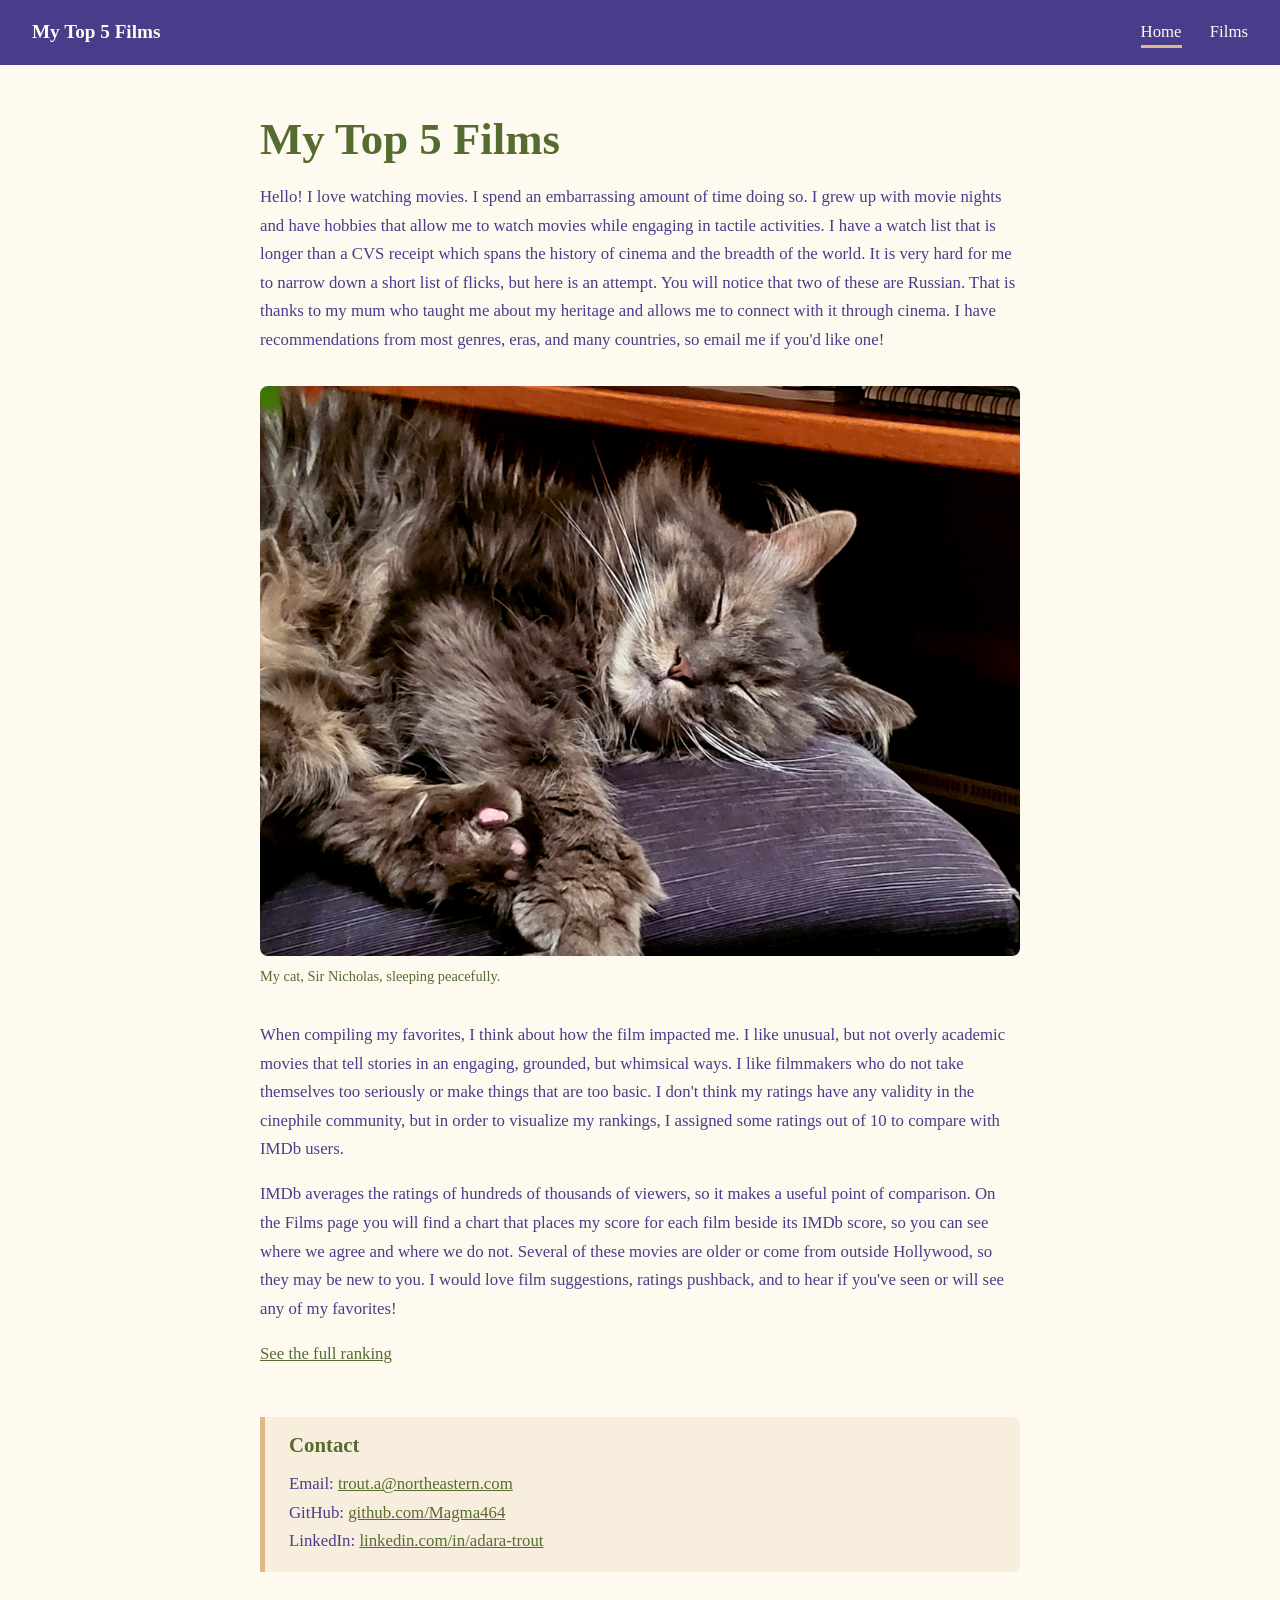
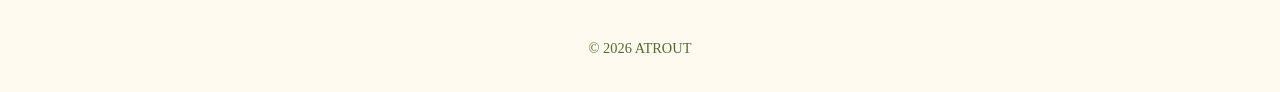
<file: index.html>
<!DOCTYPE html>
<html lang="en">
<head>
  <meta charset="UTF-8">
  <meta name="viewport" content="width=device-width, initial-scale=1">
  <title>My Top 5 Films | Home</title>
  <link rel="stylesheet" href="style.css">
</head>
<body>
  <header>
    <span class="site-name">My Top 5 Films</span>
    <nav>
      <a href="index.html" class="current">Home</a>
      <a href="films.html">Films</a>
    </nav>
  </header>

  <main>
    <h1>My Top 5 Films</h1>

    <p>
      Hello! I love watching movies. I spend an embarrassing amount of time doing so. I grew up with movie nights and
      have hobbies that allow me to watch movies while engaging in tactile activities. I have a watch list that is longer
      than a CVS receipt which spans the history of cinema and the breadth of the world. It is very hard for me to narrow
      down a short list of flicks, but here is an attempt. You will notice that two of these are Russian.
      That is thanks to my mum who taught me about my heritage and allows me to connect with it through cinema.
      I have recommendations from most genres, eras, and many countries, so email me if you'd like one!
    </p>

    <figure>
      <img src="images/cat.jpg" alt="My cat sitting on the couch">
      <figcaption>My cat, Sir Nicholas, sleeping peacefully.</figcaption>
    </figure>

    <p>
      When compiling my favorites, I think about how the film impacted me. I like unusual, but not overly academic movies
      that tell stories in an engaging, grounded, but whimsical ways. I like filmmakers who do not take themselves
      too seriously or make things that are too basic. I don't think my ratings have any validity in the cinephile
      community, but in order to visualize my rankings, I assigned some ratings out of 10 to compare with IMDb users.
    </p>

    <p>
      IMDb averages the ratings of hundreds of thousands of viewers, so it makes a useful point of
      comparison. On the Films page you will find a chart that places my score for each film beside
      its IMDb score, so you can see where we agree and where we do not. Several of these movies are
      older or come from outside Hollywood, so they may be new to you. I would love film suggestions, ratings pushback,
      and to hear if you've seen or will see any of my favorites!
    </p>

    <p><a href="films.html">See the full ranking</a></p>

    <section class="contact">
      <h2>Contact</h2>
      <ul>
        <li>Email: <a href="trout.a@northeastern.com">trout.a@northeastern.com</a></li>
        <li>GitHub: <a href="https://github.com/Magma464">github.com/Magma464</a></li>
        <li>LinkedIn: <a href="https://www.linkedin.com/in/adara-trout">linkedin.com/in/adara-trout</a></li>
      </ul>
    </section>
  </main>

  <footer>&copy; 2026 ATROUT </footer>
</body>
</html>
</file>
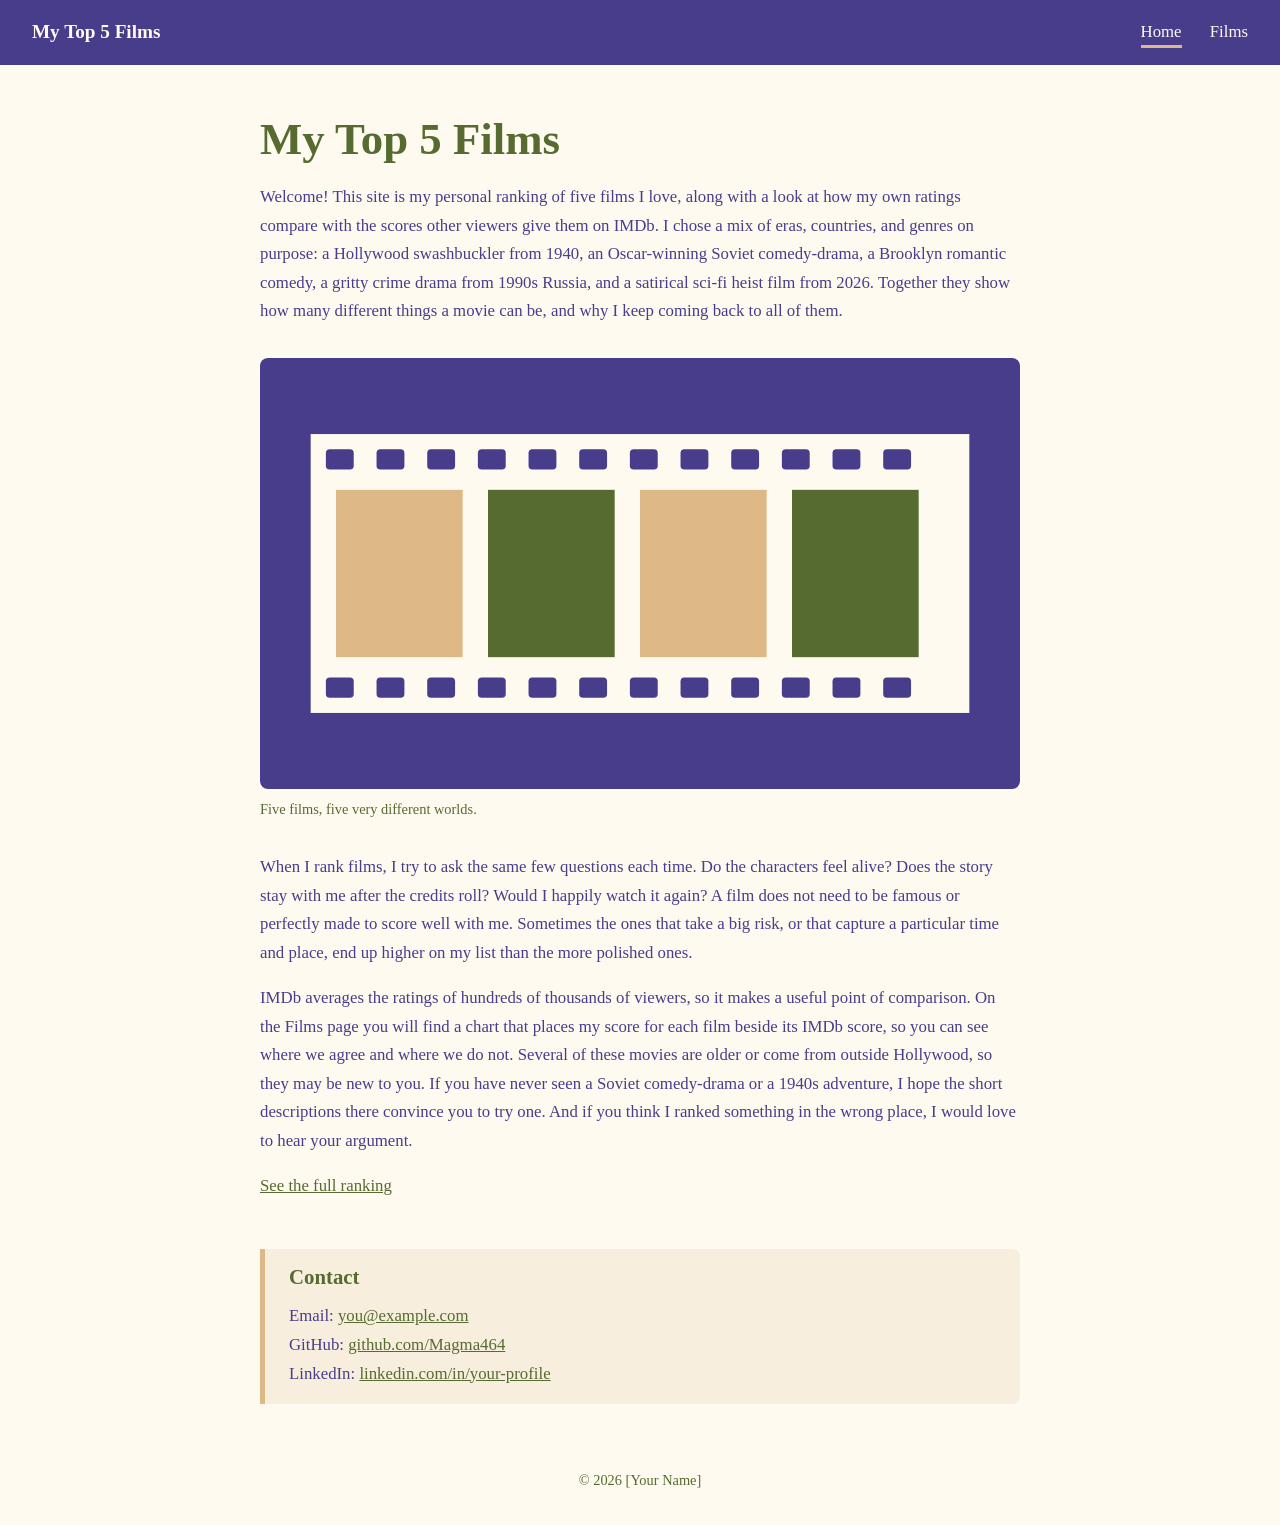
<file: site 2/index.html>
<!DOCTYPE html>
<html lang="en">
<head>
  <meta charset="UTF-8">
  <meta name="viewport" content="width=device-width, initial-scale=1">
  <title>My Top 5 Films | Home</title>
  <link rel="stylesheet" href="style.css">
</head>
<body>
  <header>
    <span class="site-name">My Top 5 Films</span>
    <nav>
      <a href="index.html" class="current">Home</a>
      <a href="films.html">Films</a>
    </nav>
  </header>

  <main>
    <h1>My Top 5 Films</h1>

    <p>
      Welcome! This site is my personal ranking of five films I love, along with a look at how my
      own ratings compare with the scores other viewers give them on IMDb. I chose a mix of eras,
      countries, and genres on purpose: a Hollywood swashbuckler from 1940, an Oscar-winning Soviet
      comedy-drama, a Brooklyn romantic comedy, a gritty crime drama from 1990s Russia, and a
      satirical sci-fi heist film from 2026. Together they show how many different things a movie
      can be, and why I keep coming back to all of them.
    </p>

    <figure>
      <img src="images/film-strip.svg" alt="Illustration of a strip of film with four colored frames">
      <figcaption>Five films, five very different worlds.</figcaption>
    </figure>

    <p>
      When I rank films, I try to ask the same few questions each time. Do the characters feel
      alive? Does the story stay with me after the credits roll? Would I happily watch it again? A
      film does not need to be famous or perfectly made to score well with me. Sometimes the ones
      that take a big risk, or that capture a particular time and place, end up higher on my list
      than the more polished ones.
    </p>

    <p>
      IMDb averages the ratings of hundreds of thousands of viewers, so it makes a useful point of
      comparison. On the Films page you will find a chart that places my score for each film beside
      its IMDb score, so you can see where we agree and where we do not. Several of these movies are
      older or come from outside Hollywood, so they may be new to you. If you have never seen a
      Soviet comedy-drama or a 1940s adventure, I hope the short descriptions there convince you to
      try one. And if you think I ranked something in the wrong place, I would love to hear your
      argument.
    </p>

    <p><a href="films.html">See the full ranking</a></p>

    <section class="contact">
      <h2>Contact</h2>
      <ul>
        <li>Email: <a href="mailto:you@example.com">you@example.com</a></li>
        <li>GitHub: <a href="https://github.com/Magma464">github.com/Magma464</a></li>
        <li>LinkedIn: <a href="https://www.linkedin.com/in/your-profile">linkedin.com/in/your-profile</a></li>
      </ul>
    </section>
  </main>

  <footer>&copy; 2026 [Your Name]</footer>
</body>
</html>
</file>
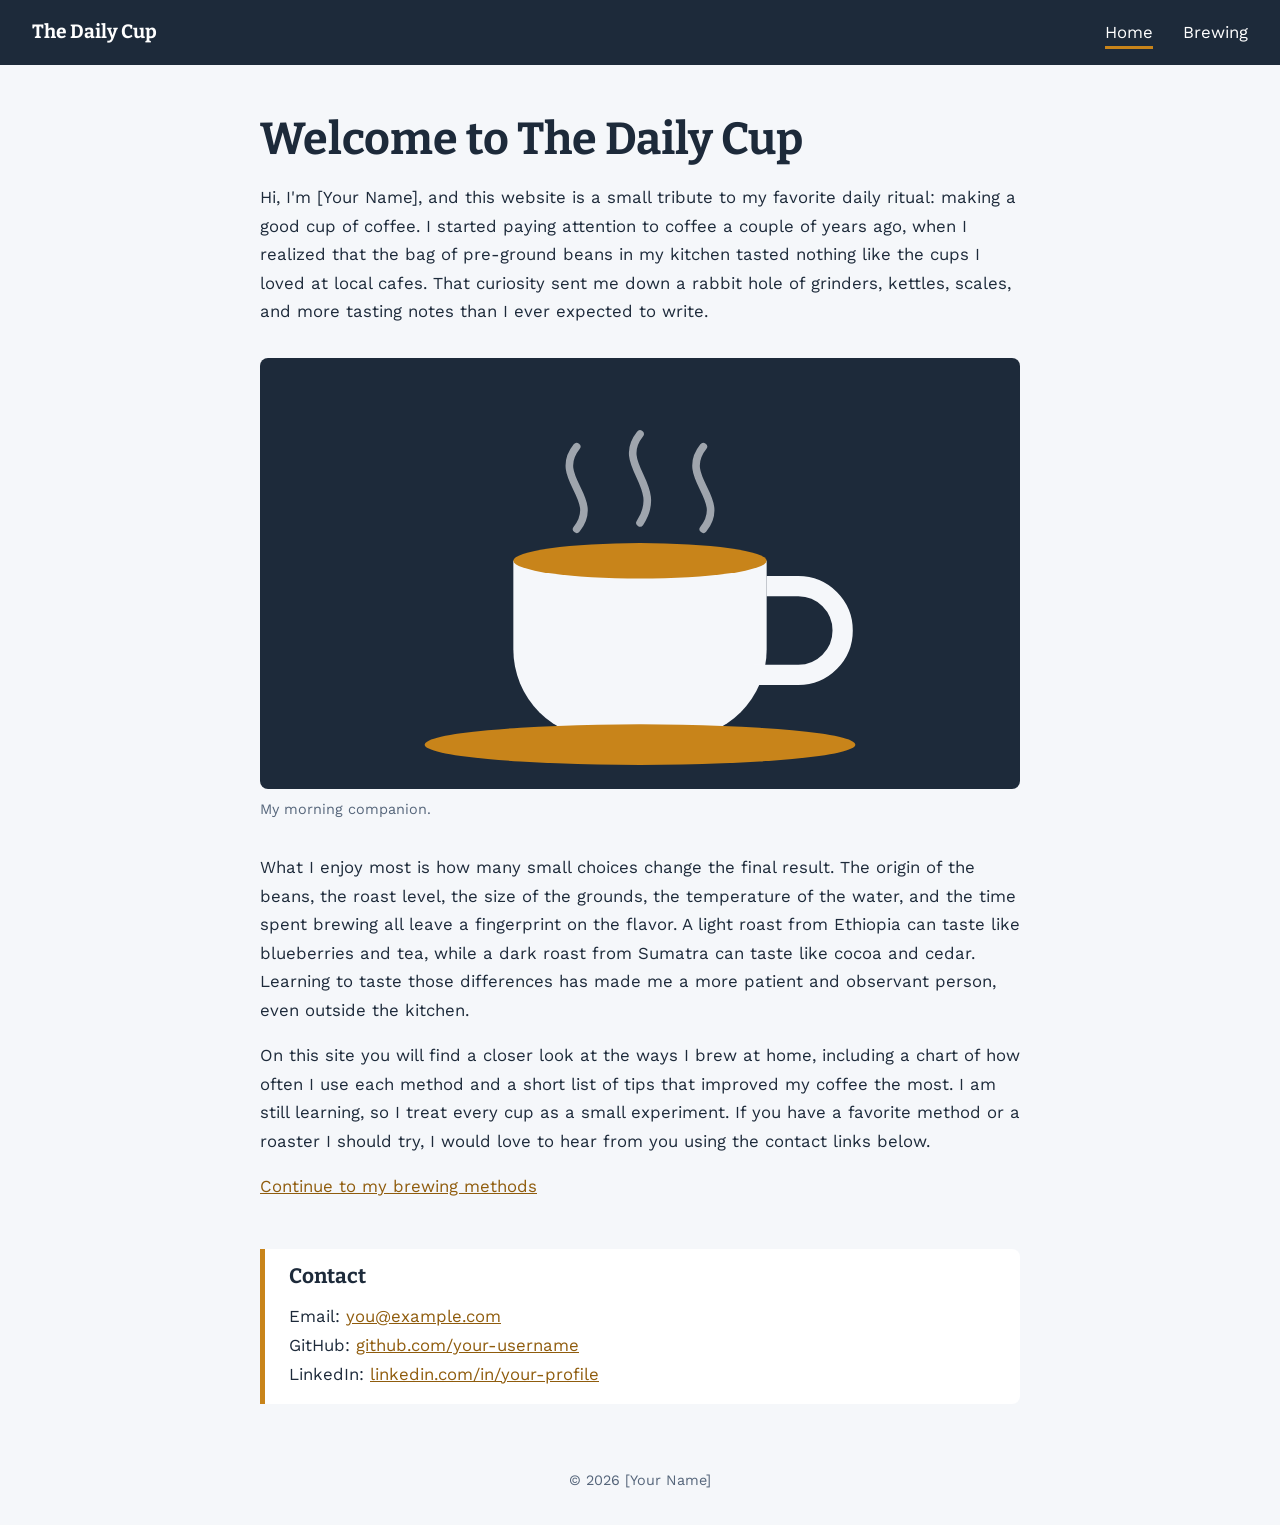
<file: site/index.html>
<!DOCTYPE html>
<html lang="en">
<head>
  <meta charset="UTF-8">
  <meta name="viewport" content="width=device-width, initial-scale=1">
  <title>The Daily Cup | Home</title>
  <link rel="preconnect" href="https://fonts.googleapis.com">
  <link href="https://fonts.googleapis.com/css2?family=Bitter:wght@500;700&family=Work+Sans:wght@400;600&display=swap" rel="stylesheet">
  <link rel="stylesheet" href="style.css">
</head>
<body>
  <header>
    <span class="site-name">The Daily Cup</span>
    <nav>
      <a href="index.html" class="current">Home</a>
      <a href="brewing.html">Brewing</a>
    </nav>
  </header>

  <main>
    <h1>Welcome to The Daily Cup</h1>

    <p>
      Hi, I'm [Your Name], and this website is a small tribute to my favorite daily ritual: making
      a good cup of coffee. I started paying attention to coffee a couple of years ago, when I
      realized that the bag of pre-ground beans in my kitchen tasted nothing like the cups I loved
      at local cafes. That curiosity sent me down a rabbit hole of grinders, kettles, scales, and
      more tasting notes than I ever expected to write.
    </p>

    <figure>
      <img src="images/coffee-cup.svg" alt="Illustration of a steaming cup of coffee on a saucer">
      <figcaption>My morning companion.</figcaption>
    </figure>

    <p>
      What I enjoy most is how many small choices change the final result. The origin of the beans,
      the roast level, the size of the grounds, the temperature of the water, and the time spent
      brewing all leave a fingerprint on the flavor. A light roast from Ethiopia can taste like
      blueberries and tea, while a dark roast from Sumatra can taste like cocoa and cedar. Learning
      to taste those differences has made me a more patient and observant person, even outside the
      kitchen.
    </p>

    <p>
      On this site you will find a closer look at the ways I brew at home, including a chart of
      how often I use each method and a short list of tips that improved my coffee the most. I am
      still learning, so I treat every cup as a small experiment. If you have a favorite method or
      a roaster I should try, I would love to hear from you using the contact links below.
    </p>

    <p><a href="brewing.html">Continue to my brewing methods</a></p>

    <section class="contact">
      <h2>Contact</h2>
      <ul>
        <li>Email: <a href="mailto:you@example.com">you@example.com</a></li>
        <li>GitHub: <a href="https://github.com/your-username">github.com/your-username</a></li>
        <li>LinkedIn: <a href="https://www.linkedin.com/in/your-profile">linkedin.com/in/your-profile</a></li>
      </ul>
    </section>
  </main>

  <footer>&copy; 2026 [Your Name]</footer>
</body>
</html>
</file>
<file: style.css>
/* ---------- Color scheme (cohesive palette) ---------- */
:root {
  /* Palette: FloralWhite, DarkOliveGreen, BurlyWood, DarkSlateBlue */
  --paper: floralwhite;          /* page background */
  --ink: darkslateblue;          /* body text, header background */
  --olive: darkolivegreen;       /* headings, links, captions */
  --accent: burlywood;           /* borders, underlines, highlights */
  --panel: #f8eedd;              /* light BurlyWood tint for cards/chart */
  --grid: #e8d6b8;               /* chart gridlines */
  --series-mine: darkslateblue;  /* your ratings */
  --series-imdb: burlywood;      /* IMDb ratings */
}

/* ---------- Typography (Georgia throughout) ---------- */
body {
  font-family: Georgia, "Times New Roman", serif;
  font-size: 1.05rem;
  line-height: 1.7;
  color: var(--ink);
  background: var(--paper);
  margin: 0;
}
h1, h2, h3 {
  color: var(--olive);
  font-family: Georgia, "Times New Roman", serif;
  line-height: 1.2;
}
h1 { font-size: 2.8rem; margin: 0 0 1rem; }
h2 { font-size: 1.6rem; margin: 2.2rem 0 0.8rem; }

a { color: var(--olive); }
a:hover { color: var(--ink); }
a:focus-visible { outline: 3px solid var(--olive); outline-offset: 2px; }

/* ---------- Layout (margins, padding, alignment) ---------- */
header {
  background: var(--ink);
  padding: 1rem 2rem;
  display: flex;
  justify-content: space-between;
  align-items: center;
  flex-wrap: wrap;
  gap: 0.5rem;
}
.site-name {
  font-family: Georgia, "Times New Roman", serif;
  font-weight: 700;
  font-size: 1.2rem;
  color: var(--paper);
}
nav a {
  color: var(--paper);
  text-decoration: none;
  margin-left: 1.5rem;
  padding-bottom: 4px;
  border-bottom: 3px solid transparent;
}
nav a:hover, nav a.current { border-bottom-color: var(--accent); color: var(--paper); }

main {
  max-width: 760px;
  margin: 0 auto;
  padding: 3rem 1.5rem 2rem;
}
figure { margin: 2rem 0; }
img {
  max-width: 100%;
  height: auto;
  border-radius: 8px;
  display: block;
}
figcaption { color: var(--olive); font-size: 0.9rem; margin-top: 0.5rem; }

ul.method-list { padding-left: 1.4rem; }
ul.method-list li { margin-bottom: 0.4rem; }

/* ---------- Film entries: poster beside description ---------- */
.film-entry {
  display: flex;
  gap: 1.5rem;
  align-items: flex-start;
  margin: 2rem 0;
}
.film-entry p { margin: 0; }
.poster {
  width: 150px;
  aspect-ratio: 2 / 3;
  object-fit: cover;
  flex-shrink: 0;
  border-radius: 6px;
  border: 3px solid var(--accent);
}
@media (max-width: 600px) {
  .film-entry { gap: 1rem; }
  .poster { width: 100px; }
}

/* ---------- D3 chart: grouped bars (my rating vs IMDb) ---------- */
#chart {
  position: relative;            /* anchors the tooltip */
  background: var(--panel);
  border-radius: 8px;
  padding: 1rem;
  overflow-x: auto;
}
#chart svg { display: block; width: 100%; height: auto; }
#chart text {
  fill: var(--ink);
  font-family: Georgia, "Times New Roman", serif;
  font-size: 13px;
}
#chart .axis path,
#chart .axis line { stroke: var(--olive); }
#chart .grid line { stroke: var(--grid); }
#chart .grid path { display: none; }
#chart .axis-label { fill: var(--olive); font-size: 12px; }

/* bars */
#chart .bar { transition: opacity 0.15s; }
#chart .bar.mine { fill: var(--series-mine); }
#chart .bar.imdb { fill: var(--series-imdb); stroke: var(--olive); stroke-width: 1.5; }
#chart .bar:hover { opacity: 0.75; }

/* value labels above bars */
#chart .bar-label {
  font-size: 12px;
  font-weight: 600;
}

/* legend (build with .legend > .legend-item > .swatch) */
.legend {
  display: flex;
  gap: 1.5rem;
  flex-wrap: wrap;
  margin: 0 0 0.75rem;
  font-size: 0.95rem;
}
.legend-item { display: flex; align-items: center; gap: 0.5rem; }
.swatch { width: 14px; height: 14px; border-radius: 3px; display: inline-block; }
.swatch.mine { background: var(--series-mine); }
.swatch.imdb { background: var(--series-imdb); border: 1.5px solid var(--olive); }

/* hover tooltip (a div with class "tooltip" inside #chart) */
.tooltip {
  position: absolute;
  pointer-events: none;
  background: var(--ink);
  color: var(--paper);
  padding: 0.4rem 0.7rem;
  border-radius: 6px;
  font-size: 0.85rem;
  line-height: 1.4;
  opacity: 0;
  transition: opacity 0.1s;
  white-space: nowrap;
}
.tooltip.visible { opacity: 1; }

/* ---------- Contact ---------- */
.contact {
  background: var(--panel);
  border-left: 5px solid var(--accent);
  padding: 1rem 1.5rem;
  margin-top: 3rem;
  border-radius: 0 8px 8px 0;
}
.contact h2 { margin-top: 0; font-size: 1.3rem; }
.contact ul { list-style: none; padding: 0; margin: 0; }

footer { text-align: center; color: var(--olive); padding: 2rem 1rem; font-size: 0.9rem; }

@media (max-width: 600px) {
  h1 { font-size: 2.1rem; }
  nav a { margin: 0 1rem 0 0; }
}
</file>
<file: site 2/style.css>
/* ---------- Color scheme (cohesive palette) ---------- */
:root {
  /* Palette: FloralWhite, DarkOliveGreen, BurlyWood, DarkSlateBlue */
  --paper: floralwhite;          /* page background */
  --ink: darkslateblue;          /* body text, header background */
  --olive: darkolivegreen;       /* headings, links, captions */
  --accent: burlywood;           /* borders, underlines, highlights */
  --panel: #f8eedd;              /* light BurlyWood tint for cards/chart */
  --grid: #e8d6b8;               /* chart gridlines */
  --series-mine: darkslateblue;  /* your ratings */
  --series-imdb: burlywood;      /* IMDb ratings */
}

/* ---------- Typography (Georgia throughout) ---------- */
body {
  font-family: Georgia, "Times New Roman", serif;
  font-size: 1.05rem;
  line-height: 1.7;
  color: var(--ink);
  background: var(--paper);
  margin: 0;
}
h1, h2, h3 {
  color: var(--olive);
  font-family: Georgia, "Times New Roman", serif;
  line-height: 1.2;
}
h1 { font-size: 2.8rem; margin: 0 0 1rem; }
h2 { font-size: 1.6rem; margin: 2.2rem 0 0.8rem; }

a { color: var(--olive); }
a:hover { color: var(--ink); }
a:focus-visible { outline: 3px solid var(--olive); outline-offset: 2px; }

/* ---------- Layout (margins, padding, alignment) ---------- */
header {
  background: var(--ink);
  padding: 1rem 2rem;
  display: flex;
  justify-content: space-between;
  align-items: center;
  flex-wrap: wrap;
  gap: 0.5rem;
}
.site-name {
  font-family: Georgia, "Times New Roman", serif;
  font-weight: 700;
  font-size: 1.2rem;
  color: var(--paper);
}
nav a {
  color: var(--paper);
  text-decoration: none;
  margin-left: 1.5rem;
  padding-bottom: 4px;
  border-bottom: 3px solid transparent;
}
nav a:hover, nav a.current { border-bottom-color: var(--accent); color: var(--paper); }

main {
  max-width: 760px;
  margin: 0 auto;
  padding: 3rem 1.5rem 2rem;
}
figure { margin: 2rem 0; }
img {
  max-width: 100%;
  height: auto;
  border-radius: 8px;
  display: block;
}
figcaption { color: var(--olive); font-size: 0.9rem; margin-top: 0.5rem; }

ul.method-list { padding-left: 1.4rem; }
ul.method-list li { margin-bottom: 0.4rem; }

/* ---------- D3 chart: grouped bars (my rating vs IMDb) ---------- */
#chart {
  position: relative;            /* anchors the tooltip */
  background: var(--panel);
  border-radius: 8px;
  padding: 1rem;
  overflow-x: auto;
}
#chart svg { display: block; width: 100%; height: auto; }
#chart text {
  fill: var(--ink);
  font-family: Georgia, "Times New Roman", serif;
  font-size: 13px;
}
#chart .axis path,
#chart .axis line { stroke: var(--olive); }
#chart .grid line { stroke: var(--grid); }
#chart .grid path { display: none; }
#chart .axis-label { fill: var(--olive); font-size: 12px; }

/* bars */
#chart .bar { transition: opacity 0.15s; }
#chart .bar.mine { fill: var(--series-mine); }
#chart .bar.imdb { fill: var(--series-imdb); stroke: var(--olive); stroke-width: 1.5; }
#chart .bar:hover { opacity: 0.75; }

/* value labels above bars */
#chart .bar-label {
  font-size: 12px;
  font-weight: 600;
}

/* legend (build with .legend > .legend-item > .swatch) */
.legend {
  display: flex;
  gap: 1.5rem;
  flex-wrap: wrap;
  margin: 0 0 0.75rem;
  font-size: 0.95rem;
}
.legend-item { display: flex; align-items: center; gap: 0.5rem; }
.swatch { width: 14px; height: 14px; border-radius: 3px; display: inline-block; }
.swatch.mine { background: var(--series-mine); }
.swatch.imdb { background: var(--series-imdb); border: 1.5px solid var(--olive); }

/* hover tooltip (a div with class "tooltip" inside #chart) */
.tooltip {
  position: absolute;
  pointer-events: none;
  background: var(--ink);
  color: var(--paper);
  padding: 0.4rem 0.7rem;
  border-radius: 6px;
  font-size: 0.85rem;
  line-height: 1.4;
  opacity: 0;
  transition: opacity 0.1s;
  white-space: nowrap;
}
.tooltip.visible { opacity: 1; }

/* ---------- Contact ---------- */
.contact {
  background: var(--panel);
  border-left: 5px solid var(--accent);
  padding: 1rem 1.5rem;
  margin-top: 3rem;
  border-radius: 0 8px 8px 0;
}
.contact h2 { margin-top: 0; font-size: 1.3rem; }
.contact ul { list-style: none; padding: 0; margin: 0; }

footer { text-align: center; color: var(--olive); padding: 2rem 1rem; font-size: 0.9rem; }

@media (max-width: 600px) {
  h1 { font-size: 2.1rem; }
  nav a { margin: 0 1rem 0 0; }
}
</file>
<file: site/style.css>
/* ---------- Color scheme (cohesive palette) ---------- */
:root {
  --ink: #1d2a3a;
  --paper: #f5f7fa;
  --panel: #ffffff;
  --accent: #c8841a;
  --accent-dark: #8f5c0d;
  --muted: #55657a;
}

/* ---------- Typography (custom fonts via Google Fonts in <head>) ---------- */
body {
  font-family: "Work Sans", Arial, sans-serif;
  font-size: 1.05rem;
  line-height: 1.7;
  color: var(--ink);
  background: var(--paper);
  margin: 0;
}
h1, h2, h3 {
  font-family: "Bitter", Georgia, serif;
  line-height: 1.2;
}
h1 { font-size: 2.8rem; margin: 0 0 1rem; }
h2 { font-size: 1.6rem; margin: 2.2rem 0 0.8rem; }

a { color: var(--accent-dark); }
a:hover { color: var(--accent); }
a:focus-visible { outline: 3px solid var(--accent); outline-offset: 2px; }

/* ---------- Layout (margins, padding, alignment) ---------- */
header {
  background: var(--ink);
  padding: 1rem 2rem;
  display: flex;
  justify-content: space-between;
  align-items: center;
  flex-wrap: wrap;
  gap: 0.5rem;
}
.site-name {
  font-family: "Bitter", Georgia, serif;
  font-weight: 700;
  font-size: 1.2rem;
  color: #fff;
}
nav a {
  color: #fff;
  text-decoration: none;
  margin-left: 1.5rem;
  padding-bottom: 4px;
  border-bottom: 3px solid transparent;
}
nav a:hover, nav a.current { border-bottom-color: var(--accent); color: #fff; }

main {
  max-width: 760px;
  margin: 0 auto;
  padding: 3rem 1.5rem 2rem;
}
figure { margin: 2rem 0; }
img {
  max-width: 100%;
  height: auto;
  border-radius: 8px;
  display: block;
}
figcaption { color: var(--muted); font-size: 0.9rem; margin-top: 0.5rem; }

ul.method-list { padding-left: 1.4rem; }
ul.method-list li { margin-bottom: 0.4rem; }

/* ---------- D3 chart ---------- */
#chart {
  background: var(--panel);
  border-radius: 8px;
  padding: 1rem;
  overflow-x: auto;
}
#chart text { fill: var(--ink); font-family: "Work Sans", Arial, sans-serif; font-size: 13px; }
#chart .bar { fill: var(--accent); }
#chart .bar:hover { fill: var(--accent-dark); }

/* ---------- Contact ---------- */
.contact {
  background: var(--panel);
  border-left: 5px solid var(--accent);
  padding: 1rem 1.5rem;
  margin-top: 3rem;
  border-radius: 0 8px 8px 0;
}
.contact h2 { margin-top: 0; font-size: 1.3rem; }
.contact ul { list-style: none; padding: 0; margin: 0; }

footer { text-align: center; color: var(--muted); padding: 2rem 1rem; font-size: 0.9rem; }

@media (max-width: 600px) {
  h1 { font-size: 2.1rem; }
  nav a { margin: 0 1rem 0 0; }
}
</file>
